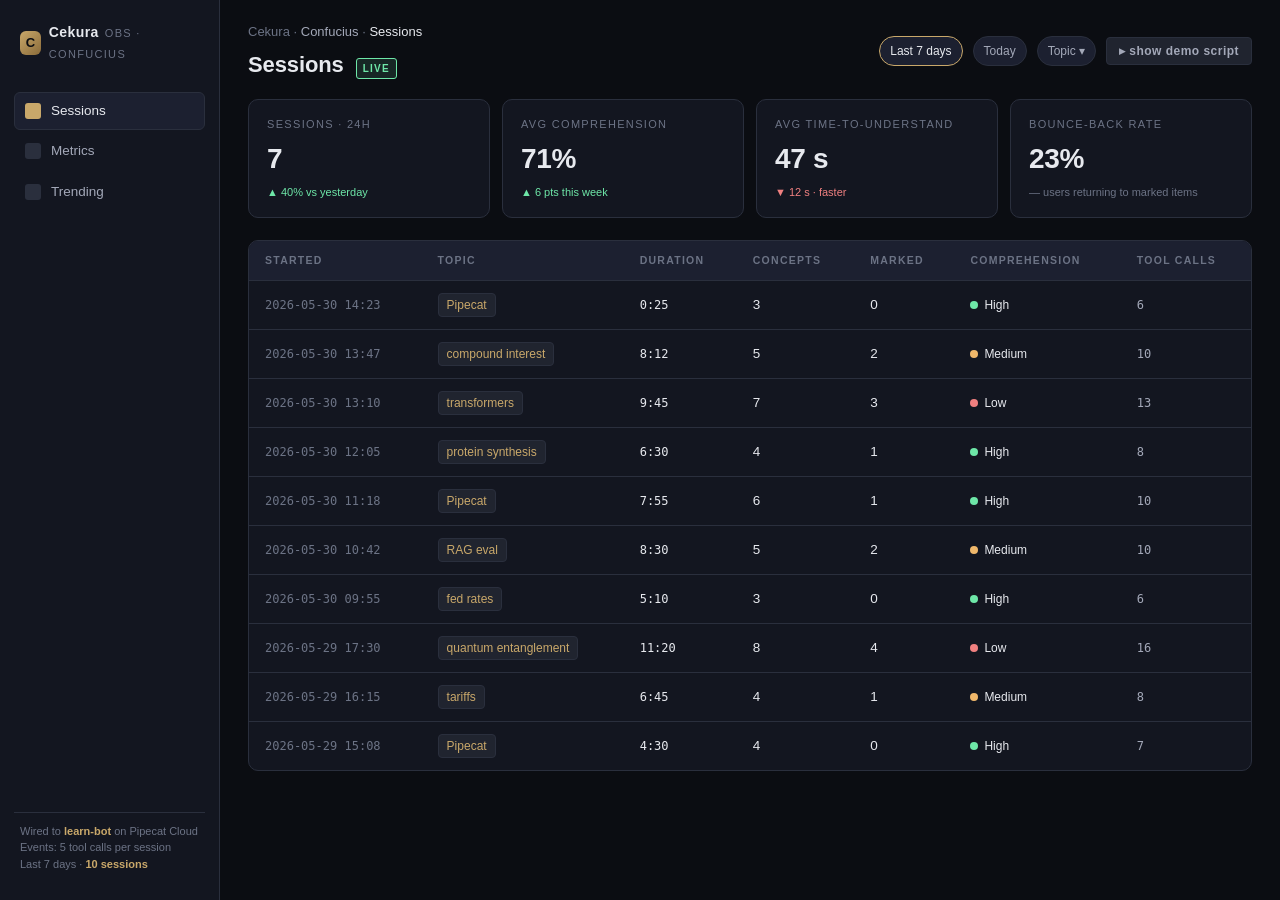
<file: docs/plans/2026-05-30-confucius-cekura-dashboard.html>
<!doctype html>
<html lang="en">
<head>
<meta charset="utf-8" />
<meta name="viewport" content="width=device-width, initial-scale=1" />
<title>Cekura · Confucius observability</title>
<style>
  :root {
    --bg: #0b0d12;
    --panel: #131620;
    --panel-2: #1c2030;
    --panel-3: #20242f;
    --ink: #e7e9ee;
    --ink-dim: #a3a8b8;
    --ink-faint: #6c7385;
    --accent: #c9a86a;
    --accent-2: #8ab4ff;
    --good: #6ee7a8;
    --warn: #f0b86b;
    --bad: #f08080;
    --rule: #2a2f3d;
  }
  * { box-sizing: border-box; }
  html, body {
    margin: 0; padding: 0;
    background: var(--bg);
    color: var(--ink);
    font: 14px/1.5 -apple-system, BlinkMacSystemFont, "Inter", "Segoe UI", Roboto, sans-serif;
    height: 100vh;
    overflow: hidden;
  }
  .app {
    display: grid;
    grid-template-columns: 220px 1fr;
    height: 100vh;
  }
  /* Sidebar */
  .side {
    background: var(--panel);
    border-right: 1px solid var(--rule);
    padding: 18px 14px;
    display: flex;
    flex-direction: column;
  }
  .brand {
    display: flex;
    align-items: center;
    gap: 8px;
    margin-bottom: 24px;
    padding: 4px 6px;
  }
  .brand .logo {
    width: 24px; height: 24px;
    border-radius: 6px;
    background: linear-gradient(135deg, var(--accent), #8a6b3a);
    display: flex; align-items: center; justify-content: center;
    font-weight: 700; font-size: 13px; color: #0b0d12;
  }
  .brand .name {
    font-weight: 700;
    letter-spacing: 0.03em;
  }
  .brand .name .sub {
    color: var(--ink-faint);
    font-weight: 500;
    font-size: 11px;
    margin-left: 6px;
    text-transform: uppercase;
    letter-spacing: 0.12em;
  }
  .nav { display: flex; flex-direction: column; gap: 2px; }
  .nav a {
    display: flex; align-items: center; gap: 10px;
    padding: 8px 10px;
    border-radius: 6px;
    color: var(--ink-dim);
    text-decoration: none;
    font-size: 13.5px;
    cursor: pointer;
    border: 1px solid transparent;
  }
  .nav a:hover { background: var(--panel-2); color: var(--ink); }
  .nav a.active {
    background: var(--panel-2);
    color: var(--ink);
    border-color: var(--rule);
  }
  .nav a .ic {
    width: 16px; height: 16px;
    border-radius: 3px;
    background: var(--rule);
    flex-shrink: 0;
  }
  .nav a.active .ic { background: var(--accent); }
  .side-foot {
    margin-top: auto;
    font-size: 11px;
    color: var(--ink-faint);
    padding: 10px 6px;
    border-top: 1px solid var(--rule);
  }
  .side-foot b { color: var(--accent); }

  /* Main */
  .main {
    overflow: auto;
    padding: 22px 28px;
  }
  .topbar {
    display: flex;
    justify-content: space-between;
    align-items: center;
    margin-bottom: 18px;
  }
  h1.page {
    font-size: 22px;
    margin: 0;
    letter-spacing: -0.005em;
  }
  .breadcrumbs {
    color: var(--ink-faint);
    font-size: 13px;
    margin-bottom: 6px;
  }
  .breadcrumbs a { color: var(--accent-2); cursor: pointer; text-decoration: none; }
  .breadcrumbs a:hover { text-decoration: underline; }
  .toolbar {
    display: flex; gap: 10px; align-items: center;
  }
  .toolbar .pill, .filter {
    background: var(--panel-2);
    border: 1px solid var(--rule);
    color: var(--ink-dim);
    padding: 5px 10px;
    border-radius: 999px;
    font-size: 12px;
    cursor: pointer;
  }
  .filter.active { color: var(--ink); border-color: var(--accent); }
  .toolbar button.demo-toggle {
    background: var(--accent);
    color: #0b0d12;
    border: 0;
    font-weight: 600;
    padding: 6px 12px;
    border-radius: 4px;
    cursor: pointer;
    font-size: 12px;
    letter-spacing: 0.04em;
  }
  .toolbar button.demo-toggle.off { background: var(--panel-3); color: var(--ink-dim); border: 1px solid var(--rule); }

  /* Stat cards */
  .stats {
    display: grid;
    grid-template-columns: repeat(4, 1fr);
    gap: 12px;
    margin-bottom: 22px;
  }
  .stat {
    background: var(--panel);
    border: 1px solid var(--rule);
    border-radius: 10px;
    padding: 16px 18px;
  }
  .stat .label {
    font-size: 11px;
    text-transform: uppercase;
    letter-spacing: 0.12em;
    color: var(--ink-faint);
    margin-bottom: 6px;
  }
  .stat .value {
    font-size: 28px;
    font-weight: 700;
    letter-spacing: -0.01em;
  }
  .stat .delta {
    font-size: 11px;
    margin-top: 4px;
  }
  .delta.up { color: var(--good); }
  .delta.down { color: var(--bad); }
  .delta.flat { color: var(--ink-faint); }

  /* Sessions table */
  .table-wrap {
    background: var(--panel);
    border: 1px solid var(--rule);
    border-radius: 10px;
    overflow: hidden;
  }
  table {
    width: 100%;
    border-collapse: collapse;
  }
  thead th {
    text-align: left;
    font-size: 10.5px;
    text-transform: uppercase;
    letter-spacing: 0.12em;
    color: var(--ink-faint);
    padding: 12px 16px;
    border-bottom: 1px solid var(--rule);
    background: var(--panel-2);
    font-weight: 600;
  }
  tbody td {
    padding: 12px 16px;
    border-bottom: 1px solid var(--rule);
    font-size: 13.5px;
  }
  tbody tr { cursor: pointer; }
  tbody tr:hover { background: var(--panel-2); }
  tbody tr:last-child td { border-bottom: 0; }
  .mono { font-family: ui-monospace, SFMono-Regular, Menlo, monospace; font-size: 12px; }
  .topic-chip {
    display: inline-block;
    background: var(--panel-3);
    border: 1px solid var(--rule);
    color: var(--accent);
    padding: 2px 8px;
    border-radius: 4px;
    font-size: 12px;
  }
  .comp {
    display: inline-flex;
    align-items: center;
    gap: 6px;
    font-size: 12px;
  }
  .comp .dot { width: 8px; height: 8px; border-radius: 50%; }
  .comp.high .dot { background: var(--good); }
  .comp.med  .dot { background: var(--warn); }
  .comp.low  .dot { background: var(--bad); }

  /* Detail view */
  .detail-grid {
    display: grid;
    grid-template-columns: 2fr 1fr;
    gap: 14px;
    margin-bottom: 14px;
  }
  .card {
    background: var(--panel);
    border: 1px solid var(--rule);
    border-radius: 10px;
    padding: 16px 18px;
  }
  .card h3 {
    margin: 0 0 12px;
    font-size: 12px;
    text-transform: uppercase;
    letter-spacing: 0.14em;
    color: var(--ink-faint);
    font-weight: 600;
  }
  .vitals {
    display: grid;
    grid-template-columns: repeat(2, 1fr);
    gap: 8px 16px;
    font-size: 13.5px;
  }
  .vitals .k { color: var(--ink-faint); font-size: 11px; text-transform: uppercase; letter-spacing: 0.1em; }
  .vitals .v { font-size: 14px; color: var(--ink); font-weight: 600; }

  .phases {
    display: flex;
    height: 28px;
    border-radius: 4px;
    overflow: hidden;
    margin-top: 6px;
    border: 1px solid var(--rule);
  }
  .phases .ph {
    display: flex;
    align-items: center;
    justify-content: center;
    font-size: 10.5px;
    color: #0b0d12;
    font-weight: 600;
  }
  .ph.p1 { background: #6c7385; }
  .ph.p2 { background: #8ab4ff; }
  .ph.p3 { background: var(--accent); }
  .ph.p4 { background: var(--good); }
  .ph.p5 { background: #c0c5d2; }
  .phase-legend {
    display: flex; gap: 14px; font-size: 11px; color: var(--ink-dim); margin-top: 6px;
  }
  .phase-legend span::before {
    content: ""; display: inline-block; width: 8px; height: 8px; border-radius: 2px; margin-right: 5px; vertical-align: middle;
  }
  .phase-legend .p1::before { background: #6c7385; }
  .phase-legend .p2::before { background: #8ab4ff; }
  .phase-legend .p3::before { background: var(--accent); }
  .phase-legend .p4::before { background: var(--good); }
  .phase-legend .p5::before { background: #c0c5d2; }

  .concept-list, .marked-list, .calls-list {
    display: flex; flex-direction: column; gap: 8px;
    font-size: 13px;
  }
  .concept-row, .marked-row, .calls-row {
    display: grid;
    grid-template-columns: 60px 1fr;
    gap: 12px;
    padding: 8px 10px;
    background: var(--panel-2);
    border-radius: 6px;
    border-left: 2px solid var(--accent);
  }
  .marked-row { border-left-color: var(--warn); }
  .calls-row { border-left-color: var(--accent-2); grid-template-columns: 80px 1fr 60px; }
  .concept-row .t, .marked-row .t, .calls-row .t {
    font-family: ui-monospace, monospace;
    font-size: 11px;
    color: var(--ink-faint);
  }
  .concept-row .c { font-weight: 600; color: var(--accent); margin-right: 6px; }
  .marked-row .c { font-weight: 600; color: var(--warn); margin-right: 6px; }
  .calls-row .count { color: var(--good); font-family: ui-monospace, monospace; }
  .reason, .brief { color: var(--ink-dim); font-size: 12.5px; }

  .latency-grid {
    display: grid; grid-template-columns: repeat(3, 1fr); gap: 10px; margin-top: 8px;
  }
  .latency-grid .b {
    background: var(--panel-2);
    border-radius: 6px;
    padding: 10px 12px;
    text-align: center;
  }
  .latency-grid .b .lab { font-size: 10px; color: var(--ink-faint); text-transform: uppercase; letter-spacing: 0.1em; }
  .latency-grid .b .vv { font-size: 18px; font-weight: 700; margin-top: 4px; }

  .transcript {
    background: var(--panel-2);
    border-radius: 6px;
    padding: 12px 14px;
    margin-top: 8px;
    font-size: 13px;
    line-height: 1.6;
    max-height: 200px;
    overflow: auto;
  }
  .transcript .me { color: var(--accent-2); }
  .transcript .bot { color: var(--accent); }
  .transcript .row { margin-bottom: 6px; }
  .transcript .role {
    font-family: ui-monospace, monospace;
    font-size: 10.5px;
    text-transform: uppercase;
    letter-spacing: 0.1em;
    display: inline-block;
    margin-right: 8px;
    width: 36px;
  }

  /* Metrics view */
  .metrics-grid {
    display: grid; grid-template-columns: 2fr 1fr; gap: 14px;
  }
  .bars { display: flex; flex-direction: column; gap: 8px; }
  .bar-row {
    display: grid;
    grid-template-columns: 160px 1fr 50px;
    align-items: center;
    gap: 12px;
    font-size: 13px;
  }
  .bar-row .name { color: var(--ink); }
  .bar-row .bar {
    height: 10px;
    background: var(--panel-3);
    border-radius: 5px;
    overflow: hidden;
  }
  .bar-row .bar > div {
    height: 100%;
    background: linear-gradient(90deg, var(--accent-2), var(--accent));
    border-radius: 5px;
  }
  .bar-row .val { font-family: ui-monospace, monospace; font-size: 12px; color: var(--accent); text-align: right; }

  .spark-chart {
    width: 100%;
    height: 100px;
    margin-top: 8px;
  }
  .legend {
    display: flex; gap: 14px;
    font-size: 11px;
    color: var(--ink-dim);
    margin-top: 8px;
  }
  .legend span::before { content: ""; display: inline-block; width: 12px; height: 2px; background: var(--accent); margin-right: 6px; vertical-align: middle; }
  .legend .b2::before { background: var(--accent-2); }

  /* Demo script overlay */
  .demo-overlay {
    position: fixed;
    top: 0; right: 0;
    width: 360px;
    height: 100vh;
    background: rgba(11, 13, 18, 0.96);
    backdrop-filter: blur(8px);
    border-left: 1px solid var(--rule);
    padding: 20px 22px;
    overflow: auto;
    transform: translateX(100%);
    transition: transform 250ms ease;
    z-index: 100;
  }
  .demo-overlay.open { transform: translateX(0); }
  .demo-overlay h2 {
    margin: 0 0 4px;
    font-size: 16px;
    letter-spacing: -0.005em;
  }
  .demo-overlay .lead {
    color: var(--ink-faint);
    font-size: 12px;
    margin-bottom: 18px;
  }
  .demo-step {
    background: var(--panel-2);
    border: 1px solid var(--rule);
    border-left: 3px solid var(--accent);
    border-radius: 6px;
    padding: 12px 14px;
    margin-bottom: 10px;
  }
  .demo-step .step-head {
    display: flex; justify-content: space-between; align-items: center;
    margin-bottom: 6px;
  }
  .demo-step .num {
    font-family: ui-monospace, monospace;
    font-size: 10.5px;
    color: var(--accent);
    letter-spacing: 0.1em;
    text-transform: uppercase;
  }
  .demo-step .duration {
    font-family: ui-monospace, monospace;
    font-size: 11px;
    color: var(--ink-faint);
  }
  .demo-step h4 {
    margin: 0 0 6px;
    font-size: 13px;
    color: var(--ink);
  }
  .demo-step .vo {
    font-size: 12.5px;
    color: var(--ink-dim);
    font-style: italic;
    line-height: 1.5;
    border-top: 1px dashed var(--rule);
    padding-top: 6px;
    margin-top: 6px;
  }
  .demo-step .vo b { color: var(--accent); font-style: normal; }
  .demo-step .click {
    font-size: 11px;
    color: var(--accent-2);
    font-family: ui-monospace, monospace;
  }
  .close-x {
    position: absolute;
    top: 12px; right: 14px;
    color: var(--ink-faint);
    cursor: pointer;
    font-size: 16px;
    background: none; border: 0;
  }
  .close-x:hover { color: var(--ink); }

  .hidden { display: none !important; }
  .badge {
    display: inline-block;
    font-size: 10px;
    text-transform: uppercase;
    letter-spacing: 0.12em;
    padding: 2px 6px;
    border-radius: 3px;
    margin-left: 6px;
  }
  .badge.live { background: rgba(110,231,168,0.12); color: var(--good); border: 1px solid var(--good); }
  .badge.beta { background: rgba(201,168,106,0.12); color: var(--accent); border: 1px solid var(--accent); }
</style>
</head>
<body>

<div class="app">
  <aside class="side">
    <div class="brand">
      <div class="logo">C</div>
      <div class="name">Cekura<span class="sub">obs · Confucius</span></div>
    </div>
    <nav class="nav">
      <a class="nav-item active" data-tab="sessions"><span class="ic"></span>Sessions</a>
      <a class="nav-item" data-tab="metrics"><span class="ic"></span>Metrics</a>
      <a class="nav-item" data-tab="trending"><span class="ic"></span>Trending</a>
    </nav>
    <div class="side-foot">
      Wired to <b>learn-bot</b> on Pipecat Cloud<br>
      Events: 5 tool calls per session<br>
      Last 7 days · <b>10 sessions</b>
    </div>
  </aside>

  <main class="main">
    <div class="topbar">
      <div>
        <div class="breadcrumbs" id="crumbs">Cekura · <span style="color:var(--ink-dim);">Confucius</span> · <span style="color:var(--ink);">Sessions</span></div>
        <h1 class="page" id="page-title">Sessions <span class="badge live">live</span></h1>
      </div>
      <div class="toolbar">
        <span class="filter active">Last 7 days</span>
        <span class="filter">Today</span>
        <span class="filter">Topic ▾</span>
        <button class="demo-toggle off" id="demo-toggle">▸ show demo script</button>
      </div>
    </div>

    <!-- ============== SESSIONS VIEW ============== -->
    <section id="view-sessions">
      <div class="stats">
        <div class="stat">
          <div class="label">Sessions · 24h</div>
          <div class="value">7</div>
          <div class="delta up">▲ 40% vs yesterday</div>
        </div>
        <div class="stat">
          <div class="label">Avg comprehension</div>
          <div class="value">71%</div>
          <div class="delta up">▲ 6 pts this week</div>
        </div>
        <div class="stat">
          <div class="label">Avg time-to-understand</div>
          <div class="value">47 s</div>
          <div class="delta down">▼ 12 s · faster</div>
        </div>
        <div class="stat">
          <div class="label">Bounce-back rate</div>
          <div class="value">23%</div>
          <div class="delta flat">— users returning to marked items</div>
        </div>
      </div>

      <div class="table-wrap">
        <table>
          <thead>
            <tr>
              <th>Started</th>
              <th>Topic</th>
              <th>Duration</th>
              <th>Concepts</th>
              <th>Marked</th>
              <th>Comprehension</th>
              <th>Tool calls</th>
            </tr>
          </thead>
          <tbody id="sessions-body"></tbody>
        </table>
      </div>
    </section>

    <!-- ============== SESSION DETAIL VIEW ============== -->
    <section id="view-detail" class="hidden"></section>

    <!-- ============== METRICS VIEW ============== -->
    <section id="view-metrics" class="hidden">
      <div class="stats">
        <div class="stat">
          <div class="label">Comprehension rate</div>
          <div class="value">71%</div>
          <div class="delta up">▲ 6 pts · prompt v3 → v4</div>
        </div>
        <div class="stat">
          <div class="label">Sessions completing recap</div>
          <div class="value">88%</div>
          <div class="delta up">▲ 11 pts</div>
        </div>
        <div class="stat">
          <div class="label">Avg session length</div>
          <div class="value">7:12</div>
          <div class="delta flat">— stable</div>
        </div>
        <div class="stat">
          <div class="label">Bounce-back</div>
          <div class="value">23%</div>
          <div class="delta up">▲ 4 pts · users return</div>
        </div>
      </div>

      <div class="metrics-grid">
        <div class="card">
          <h3>Time-to-understanding · 14 days</h3>
          <svg class="spark-chart" viewBox="0 0 600 100" preserveAspectRatio="none">
            <defs>
              <linearGradient id="g1" x1="0" y1="0" x2="0" y2="1">
                <stop offset="0%" stop-color="#c9a86a" stop-opacity="0.35"/>
                <stop offset="100%" stop-color="#c9a86a" stop-opacity="0"/>
              </linearGradient>
            </defs>
            <path d="M0,72 L43,68 L86,70 L129,62 L172,58 L215,52 L258,55 L301,48 L344,40 L387,38 L430,34 L473,28 L516,24 L559,18 L600,16 L600,100 L0,100 Z" fill="url(#g1)"/>
            <polyline points="0,72 43,68 86,70 129,62 172,58 215,52 258,55 301,48 344,40 387,38 430,34 473,28 516,24 559,18 600,16"
              fill="none" stroke="#c9a86a" stroke-width="2"/>
            <circle cx="600" cy="16" r="4" fill="#c9a86a"/>
            <text x="595" y="11" text-anchor="end" font-family="ui-monospace,monospace" font-size="10" fill="#c9a86a">47s</text>
          </svg>
          <div class="legend">
            <span>median seconds-to-comprehend, lower is better — improved 28% since launch</span>
          </div>
        </div>

        <div class="card">
          <h3>Comprehension distribution</h3>
          <div class="bars">
            <div class="bar-row"><span class="name">High (no re-ask)</span><div class="bar"><div style="width: 71%;"></div></div><span class="val">71%</span></div>
            <div class="bar-row"><span class="name">Medium (1 re-ask)</span><div class="bar"><div style="width: 22%; background: linear-gradient(90deg, var(--warn), var(--accent));"></div></div><span class="val">22%</span></div>
            <div class="bar-row"><span class="name">Low (≥ 2 re-asks)</span><div class="bar"><div style="width: 7%; background: linear-gradient(90deg, var(--bad), var(--warn));"></div></div><span class="val">7%</span></div>
          </div>
        </div>
      </div>

      <div class="card" style="margin-top: 14px;">
        <h3>Tool-call funnel — last 24 h</h3>
        <div class="bars">
          <div class="bar-row"><span class="name">set_topic</span><div class="bar"><div style="width: 100%;"></div></div><span class="val">10 / 10</span></div>
          <div class="bar-row"><span class="name">add_concept_covered</span><div class="bar"><div style="width: 96%;"></div></div><span class="val">49 events</span></div>
          <div class="bar-row"><span class="name">mark_for_later</span><div class="bar"><div style="width: 32%;"></div></div><span class="val">14 events</span></div>
          <div class="bar-row"><span class="name">recap_session</span><div class="bar"><div style="width: 88%;"></div></div><span class="val">9 / 10</span></div>
          <div class="bar-row"><span class="name">end_session</span><div class="bar"><div style="width: 100%;"></div></div><span class="val">10 / 10</span></div>
        </div>
      </div>
    </section>

    <!-- ============== TRENDING VIEW ============== -->
    <section id="view-trending" class="hidden">
      <div class="stats">
        <div class="stat">
          <div class="label">Distinct topics · 7 days</div>
          <div class="value">14</div>
          <div class="delta up">▲ 6 vs prior week</div>
        </div>
        <div class="stat">
          <div class="label">Top topic share</div>
          <div class="value">30%</div>
          <div class="delta up">Pipecat — 3 of 10</div>
        </div>
        <div class="stat">
          <div class="label">Most-marked concept</div>
          <div class="value">3×</div>
          <div class="delta flat">"back-prop intuition"</div>
        </div>
        <div class="stat">
          <div class="label">Returning learners</div>
          <div class="value">23%</div>
          <div class="delta up">▲ 4 pts</div>
        </div>
      </div>

      <div class="metrics-grid">
        <div class="card">
          <h3>Trending topics · last 7 days</h3>
          <div class="bars">
            <div class="bar-row"><span class="name">Pipecat</span><div class="bar"><div style="width: 100%;"></div></div><span class="val">3</span></div>
            <div class="bar-row"><span class="name">transformers</span><div class="bar"><div style="width: 33%;"></div></div><span class="val">1</span></div>
            <div class="bar-row"><span class="name">compound interest</span><div class="bar"><div style="width: 33%;"></div></div><span class="val">1</span></div>
            <div class="bar-row"><span class="name">RAG eval</span><div class="bar"><div style="width: 33%;"></div></div><span class="val">1</span></div>
            <div class="bar-row"><span class="name">quantum entanglement</span><div class="bar"><div style="width: 33%;"></div></div><span class="val">1</span></div>
            <div class="bar-row"><span class="name">protein synthesis</span><div class="bar"><div style="width: 33%;"></div></div><span class="val">1</span></div>
            <div class="bar-row"><span class="name">fed rates</span><div class="bar"><div style="width: 33%;"></div></div><span class="val">1</span></div>
            <div class="bar-row"><span class="name">tariffs</span><div class="bar"><div style="width: 33%;"></div></div><span class="val">1</span></div>
          </div>
        </div>

        <div class="card">
          <h3>Most marked-for-later</h3>
          <div class="bars">
            <div class="bar-row"><span class="name">back-prop intuition</span><div class="bar"><div style="width: 100%; background: linear-gradient(90deg, var(--warn), var(--accent));"></div></div><span class="val">3×</span></div>
            <div class="bar-row"><span class="name">attention math</span><div class="bar"><div style="width: 67%; background: linear-gradient(90deg, var(--warn), var(--accent));"></div></div><span class="val">2×</span></div>
            <div class="bar-row"><span class="name">soft-landing risk</span><div class="bar"><div style="width: 67%; background: linear-gradient(90deg, var(--warn), var(--accent));"></div></div><span class="val">2×</span></div>
            <div class="bar-row"><span class="name">tax-deferred growth</span><div class="bar"><div style="width: 33%; background: linear-gradient(90deg, var(--warn), var(--accent));"></div></div><span class="val">1×</span></div>
            <div class="bar-row"><span class="name">EOS / IL-7 signaling</span><div class="bar"><div style="width: 33%; background: linear-gradient(90deg, var(--warn), var(--accent));"></div></div><span class="val">1×</span></div>
          </div>
        </div>
      </div>
    </section>

  </main>
</div>

<!-- =========================== DEMO SCRIPT OVERLAY =========================== -->
<aside class="demo-overlay" id="demo-overlay">
  <button class="close-x" id="close-demo">✕</button>
  <h2>Cekura dashboard · demo script</h2>
  <p class="lead">~30-second screen recording. Narrator VO over a live click-through. Drop into the demo video's 0:32 – 0:45 beat or expand to a standalone demonstration.</p>

  <div class="demo-step">
    <div class="step-head"><span class="num">step 01</span><span class="duration">0–4 s</span></div>
    <h4>Open Sessions tab</h4>
    <div class="click">→ default view · 10 sessions visible</div>
    <p class="vo"><b>VO:</b> "This is every conversation Confucius has had in the last week — pulled straight from Pipecat tool events into Cekura."</p>
  </div>

  <div class="demo-step">
    <div class="step-head"><span class="num">step 02</span><span class="duration">4–9 s</span></div>
    <h4>Hover over the 4 stat cards</h4>
    <div class="click">→ Sessions 24h · comprehension · time-to-understand · bounce-back</div>
    <p class="vo"><b>VO:</b> "Every session is measured. Comprehension rate. Time-to-understanding. How many users come back to a topic they didn't finish."</p>
  </div>

  <div class="demo-step">
    <div class="step-head"><span class="num">step 03</span><span class="duration">9–15 s</span></div>
    <h4>Click session-002 · compound interest</h4>
    <div class="click">→ drills into detail view</div>
    <p class="vo"><b>VO:</b> "Drill into one session. You get the phase timeline, every concept the bot covered, every thing the user wanted to come back to."</p>
  </div>

  <div class="demo-step">
    <div class="step-head"><span class="num">step 04</span><span class="duration">15–19 s</span></div>
    <h4>Scroll to Tool calls + Latency</h4>
    <div class="click">→ shows set_topic / add_concept / mark / recap / end_session counts + p50/p95</div>
    <p class="vo"><b>VO:</b> "Five Pipecat tool events per session. Cekura groups them so you can see exactly when each one fired and how fast the bot was."</p>
  </div>

  <div class="demo-step">
    <div class="step-head"><span class="num">step 05</span><span class="duration">19–24 s</span></div>
    <h4>Click Metrics tab</h4>
    <div class="click">→ jump to aggregate view</div>
    <p class="vo"><b>VO:</b> "Zoom out. Time-to-understanding is dropping — our prompt fix last week cut it by twelve seconds."</p>
  </div>

  <div class="demo-step">
    <div class="step-head"><span class="num">step 06</span><span class="duration">24–30 s</span></div>
    <h4>Click Trending tab</h4>
    <div class="click">→ topic chart + marked-for-later</div>
    <p class="vo"><b>VO:</b> "And we see what everyone's stuck on. <b>'Back-prop intuition'</b> gets marked-for-later three times this week. That's a backlog of demand we can turn into pre-built explainers."</p>
  </div>

  <div class="demo-step" style="border-left-color: var(--good);">
    <div class="step-head"><span class="num">closing</span><span class="duration">end card</span></div>
    <h4>Hold on Trending view</h4>
    <p class="vo"><b>VO (close):</b> "Voice is the input. Cekura turns it into a product feedback loop."</p>
  </div>

  <div style="border-top: 1px solid var(--rule); padding-top: 14px; margin-top: 18px; font-size: 11.5px; color: var(--ink-faint); line-height: 1.6;">
    <b style="color: var(--accent);">Recording tips</b><br>
    · Set browser to ~1280×800 for crisp screen-cap.<br>
    · Toggle this overlay off before recording (button top-right).<br>
    · Synthetic data is loaded from JS — no live calls, safe to record.<br>
    · For a tighter 13-s cut: keep steps 01, 03, 06; drop 02, 04, 05.
  </div>
</aside>

<script>
// =========================== Synthetic data ===========================
const SESSIONS = [
  {
    id: "session-001", started: "2026-05-30 14:23", topic: "Pipecat", duration: "0:25",
    depth: "overview", level: "some_background",
    concepts: [
      {t: "0:04", c: "voice agent infra", brief: "WebRTC + VAD + STT/LLM/TTS streaming as one pipeline"},
      {t: "0:11", c: "Pipecat one-file model", brief: "tutor logic separated from transport plumbing"},
      {t: "0:17", c: "Stripe analogy", brief: "abstract a hard layer so apps focus on their domain"},
    ],
    marked: [],
    calls: { set_topic: 1, add_concept_covered: 3, mark_for_later: 0, recap_session: 1, end_session: 1 },
    p50: "0.71s", p95: "1.18s", stt: "97%",
    comp: "high",
    transcript: [
      {r: "me", s: "What problem does Pipecat actually solve?"},
      {r: "bot", s: "Voice agents need WebRTC, voice detection, and mic-to-LLM-to-voice streaming. Pipecat collapses that into one Python file. You bring the prompt; it runs the pipeline."},
      {r: "me", s: "Why does that matter?"},
      {r: "bot", s: "Ship a voice agent in an afternoon, not three weeks. Stripe, but for voice infra."},
    ],
  },
  {
    id: "session-002", started: "2026-05-30 13:47", topic: "compound interest", duration: "8:12",
    depth: "overview", level: "novice",
    concepts: [
      {t: "0:38", c: "10% annual growth", brief: "principal accrues each year"},
      {t: "1:24", c: "year-over-year accumulation", brief: "growth on growth — jar of coins analogy"},
      {t: "3:50", c: "Rule of 72", brief: "shortcut to estimate doubling time"},
      {t: "5:12", c: "compound vs simple", brief: "linear vs exponential, side-by-side"},
      {t: "6:30", c: "tax-deferred growth", brief: "401k/IRA — growth not taxed yearly"},
    ],
    marked: [
      {t: "5:50", item: "tax-deferred growth", reason: "user wanted to revisit retirement accounts in depth"},
      {t: "4:15", item: "Rule of 72 derivation", reason: "user wanted intuition, not the math"},
    ],
    calls: { set_topic: 1, add_concept_covered: 5, mark_for_later: 2, recap_session: 1, end_session: 1 },
    p50: "0.82s", p95: "1.45s", stt: "94%",
    comp: "med",
    transcript: [
      {r: "me", s: "Walk me through compound interest like I'm twelve."},
      {r: "bot", s: "A hundred bucks in a jar growing ten percent a year. Year one, a hundred ten. Year two, the growth lands on the new total — it accelerates."},
      {r: "me", s: "How long till it doubles?"},
      {r: "bot", s: "Rule of seventy-two. Ten percent? About seven years."},
    ],
  },
  {
    id: "session-003", started: "2026-05-30 13:10", topic: "transformers", duration: "9:45",
    depth: "deep", level: "some_background",
    concepts: [
      {t: "0:32", c: "tokenization", brief: "splitting text into discrete units"},
      {t: "1:18", c: "embeddings", brief: "tokens to vectors"},
      {t: "2:40", c: "attention head", brief: "weighted sum of value vectors based on Q·K"},
      {t: "4:15", c: "multi-head attention", brief: "multiple attention heads run in parallel"},
      {t: "5:32", c: "positional encoding", brief: "preserving order in a position-blind architecture"},
      {t: "7:00", c: "feed-forward block", brief: "per-token MLP between attention layers"},
      {t: "8:30", c: "residual stream", brief: "skip connections accumulate per-layer deltas"},
    ],
    marked: [
      {t: "3:15", item: "back-prop intuition", reason: "user lost the thread on gradient flow"},
      {t: "4:50", item: "attention math", reason: "wanted the actual softmax(QK/√d) breakdown"},
      {t: "8:10", item: "MoE vs dense", reason: "tangent for a future session"},
    ],
    calls: { set_topic: 1, add_concept_covered: 7, mark_for_later: 3, recap_session: 1, end_session: 1 },
    p50: "0.94s", p95: "1.62s", stt: "91%",
    comp: "low",
  },
  {
    id: "session-004", started: "2026-05-30 12:05", topic: "protein synthesis", duration: "6:30",
    depth: "overview", level: "novice",
    concepts: [
      {t: "0:28", c: "DNA → mRNA", brief: "transcription in the nucleus"},
      {t: "1:42", c: "ribosome", brief: "the protein-building factory"},
      {t: "3:10", c: "tRNA", brief: "delivers amino acids to the ribosome"},
      {t: "4:55", c: "codon table", brief: "3-letter words for amino acids"},
    ],
    marked: [
      {t: "5:15", item: "EOS / IL-7 signaling", reason: "user asked about immune-cell context"},
    ],
    calls: { set_topic: 1, add_concept_covered: 4, mark_for_later: 1, recap_session: 1, end_session: 1 },
    p50: "0.78s", p95: "1.30s", stt: "95%",
    comp: "high",
  },
  {
    id: "session-005", started: "2026-05-30 11:18", topic: "Pipecat", duration: "7:55",
    depth: "deep", level: "expert",
    concepts: [
      {t: "0:35", c: "Frame abstraction", brief: "all bus events are typed frames"},
      {t: "1:55", c: "FrameProcessor chain", brief: "directional flow through a pipeline"},
      {t: "3:20", c: "tool call mid-utterance", brief: "interrupting LLM streaming for a tool"},
      {t: "5:10", c: "EndTaskFrame upstream", brief: "graceful call termination"},
      {t: "6:25", c: "VAD + turn detection", brief: "knowing when the user is done talking"},
      {t: "7:30", c: "Pipecat Cloud deploy", brief: "container + secret set + agent name"},
    ],
    marked: [
      {t: "4:30", item: "barge-in custom logic", reason: "wanted to override default interruption behavior"},
    ],
    calls: { set_topic: 1, add_concept_covered: 6, mark_for_later: 1, recap_session: 1, end_session: 1 },
    p50: "0.81s", p95: "1.34s", stt: "96%",
    comp: "high",
  },
  {
    id: "session-006", started: "2026-05-30 10:42", topic: "RAG eval", duration: "8:30",
    depth: "deep", level: "some_background",
    concepts: [
      {t: "0:30", c: "retrieval precision", brief: "are the right docs returned"},
      {t: "1:50", c: "generation faithfulness", brief: "does the answer cite the retrieved doc"},
      {t: "3:15", c: "answer relevance", brief: "is the response on-topic"},
      {t: "5:00", c: "LLM-as-judge", brief: "scoring with another LLM"},
      {t: "6:45", c: "ground truth datasets", brief: "human-labeled eval sets"},
    ],
    marked: [
      {t: "4:10", item: "back-prop intuition", reason: "tangent during embedding discussion"},
      {t: "7:20", item: "RAGAS vs TruLens", reason: "tool comparison for next session"},
    ],
    calls: { set_topic: 1, add_concept_covered: 5, mark_for_later: 2, recap_session: 1, end_session: 1 },
    p50: "0.85s", p95: "1.40s", stt: "93%",
    comp: "med",
  },
  {
    id: "session-007", started: "2026-05-30 09:55", topic: "fed rates", duration: "5:10",
    depth: "overview", level: "novice",
    concepts: [
      {t: "0:25", c: "interest rate as money cost", brief: "Fed sets the price of borrowing"},
      {t: "1:50", c: "money supply analogy", brief: "sponge full of money being squeezed"},
      {t: "3:30", c: "lag effect", brief: "rate hikes take 6-18 months to show up"},
    ],
    marked: [],
    calls: { set_topic: 1, add_concept_covered: 3, mark_for_later: 0, recap_session: 1, end_session: 1 },
    p50: "0.74s", p95: "1.20s", stt: "98%",
    comp: "high",
  },
  {
    id: "session-008", started: "2026-05-29 17:30", topic: "quantum entanglement", duration: "11:20",
    depth: "deep", level: "novice",
    concepts: [
      {t: "0:35", c: "superposition", brief: "two states at once until measured"},
      {t: "2:00", c: "spooky action", brief: "correlated outcomes at distance"},
      {t: "3:20", c: "Bell inequality", brief: "the test that ruled out local hidden variables"},
      {t: "5:15", c: "measurement collapse", brief: "observation forces a definite state"},
      {t: "6:48", c: "decoherence", brief: "why quantum effects don't scale up"},
      {t: "8:10", c: "no-cloning theorem", brief: "can't copy an unknown quantum state"},
      {t: "9:25", c: "entanglement vs communication", brief: "no faster-than-light info transfer"},
      {t: "10:30", c: "quantum vs classical correlation", brief: "what's actually new about quantum"},
    ],
    marked: [
      {t: "4:30", item: "back-prop intuition", reason: "user mixed up topics during a tangent"},
      {t: "6:00", item: "attention math", reason: "tangent from ML"},
      {t: "8:50", item: "soft-landing risk", reason: "switched topics mid-session"},
      {t: "10:00", item: "wave function math", reason: "wanted the equations next time"},
    ],
    calls: { set_topic: 2, add_concept_covered: 8, mark_for_later: 4, recap_session: 1, end_session: 1 },
    p50: "0.92s", p95: "1.55s", stt: "89%",
    comp: "low",
  },
  {
    id: "session-009", started: "2026-05-29 16:15", topic: "tariffs", duration: "6:45",
    depth: "overview", level: "some_background",
    concepts: [
      {t: "0:30", c: "tariff basics", brief: "tax on imports paid by the importer"},
      {t: "2:10", c: "consumer pass-through", brief: "who actually pays — mostly the buyer"},
      {t: "3:50", c: "trade deficit framing", brief: "why tariffs are pitched as a fix"},
      {t: "5:20", c: "retaliatory tariffs", brief: "tit-for-tat escalation"},
    ],
    marked: [
      {t: "4:20", item: "soft-landing risk", reason: "tangent into Fed policy"},
    ],
    calls: { set_topic: 1, add_concept_covered: 4, mark_for_later: 1, recap_session: 1, end_session: 1 },
    p50: "0.79s", p95: "1.28s", stt: "94%",
    comp: "med",
  },
  {
    id: "session-010", started: "2026-05-29 15:08", topic: "Pipecat", duration: "4:30",
    depth: "overview", level: "novice",
    concepts: [
      {t: "0:25", c: "voice agent infra", brief: "what Pipecat handles for you"},
      {t: "1:30", c: "STT/LLM/TTS pipeline", brief: "how the three stages chain"},
      {t: "2:50", c: "tool calling in voice", brief: "function calls mid-utterance"},
      {t: "3:55", c: "deployment", brief: "Pipecat Cloud one-command deploy"},
    ],
    marked: [],
    calls: { set_topic: 1, add_concept_covered: 4, mark_for_later: 0, recap_session: 1, end_session: 1 },
    p50: "0.76s", p95: "1.22s", stt: "97%",
    comp: "high",
  },
];

// =========================== Rendering ===========================
const tbody = document.getElementById("sessions-body");
SESSIONS.forEach((s, idx) => {
  const tr = document.createElement("tr");
  tr.dataset.idx = idx;
  const totalCalls = Object.values(s.calls).reduce((a, b) => a + b, 0);
  const compLabel = s.comp === "high" ? "High" : s.comp === "med" ? "Medium" : "Low";
  tr.innerHTML = `
    <td class="mono" style="color: var(--ink-faint);">${s.started}</td>
    <td><span class="topic-chip">${s.topic}</span></td>
    <td class="mono">${s.duration}</td>
    <td>${s.concepts.length}</td>
    <td>${s.marked.length}</td>
    <td><span class="comp ${s.comp}"><span class="dot"></span>${compLabel}</span></td>
    <td class="mono" style="color: var(--ink-dim);">${totalCalls}</td>
  `;
  tr.addEventListener("click", () => openDetail(idx));
  tbody.appendChild(tr);
});

const viewSessions = document.getElementById("view-sessions");
const viewDetail = document.getElementById("view-detail");
const viewMetrics = document.getElementById("view-metrics");
const viewTrending = document.getElementById("view-trending");
const crumbs = document.getElementById("crumbs");
const pageTitle = document.getElementById("page-title");

function setTab(tab) {
  document.querySelectorAll(".nav-item").forEach((a) => a.classList.toggle("active", a.dataset.tab === tab));
  viewSessions.classList.add("hidden");
  viewDetail.classList.add("hidden");
  viewMetrics.classList.add("hidden");
  viewTrending.classList.add("hidden");
  if (tab === "sessions") {
    viewSessions.classList.remove("hidden");
    pageTitle.innerHTML = `Sessions <span class="badge live">live</span>`;
    crumbs.innerHTML = `Cekura · <span style="color:var(--ink-dim);">Confucius</span> · <span style="color:var(--ink);">Sessions</span>`;
  } else if (tab === "metrics") {
    viewMetrics.classList.remove("hidden");
    pageTitle.innerHTML = `Metrics <span class="badge beta">beta</span>`;
    crumbs.innerHTML = `Cekura · <span style="color:var(--ink-dim);">Confucius</span> · <span style="color:var(--ink);">Metrics</span>`;
  } else if (tab === "trending") {
    viewTrending.classList.remove("hidden");
    pageTitle.innerHTML = `Trending <span class="badge beta">beta</span>`;
    crumbs.innerHTML = `Cekura · <span style="color:var(--ink-dim);">Confucius</span> · <span style="color:var(--ink);">Trending</span>`;
  }
}

document.querySelectorAll(".nav-item").forEach((a) => {
  a.addEventListener("click", () => setTab(a.dataset.tab));
});

function openDetail(idx) {
  const s = SESSIONS[idx];
  viewSessions.classList.add("hidden");
  viewMetrics.classList.add("hidden");
  viewTrending.classList.add("hidden");
  viewDetail.classList.remove("hidden");
  pageTitle.innerHTML = `${s.topic} <span class="mono" style="color: var(--ink-faint); font-size: 14px; margin-left: 8px;">${s.id}</span>`;
  crumbs.innerHTML = `Cekura · <span style="color:var(--ink-dim);">Confucius</span> · <a id="back-sessions">Sessions</a> · <span style="color:var(--ink);">${s.id}</span>`;
  document.getElementById("back-sessions").addEventListener("click", () => setTab("sessions"));

  const conceptsHtml = s.concepts.map(c => `
    <div class="concept-row">
      <div class="t">${c.t}</div>
      <div><span class="c">${c.c}</span><span class="brief">${c.brief}</span></div>
    </div>`).join("");

  const markedHtml = s.marked.length
    ? s.marked.map(m => `
      <div class="marked-row">
        <div class="t">${m.t}</div>
        <div><span class="c">${m.item}</span><span class="reason">${m.reason}</span></div>
      </div>`).join("")
    : `<div style="color: var(--ink-faint); font-size: 12.5px; padding: 8px 10px;">(none marked this session)</div>`;

  const callsHtml = Object.entries(s.calls).map(([name, count]) => `
    <div class="calls-row">
      <div class="t mono">${name}</div>
      <div></div>
      <div class="count">${count}</div>
    </div>`).join("");

  const transcriptHtml = (s.transcript || []).map(r => `
    <div class="row"><span class="role ${r.r}">${r.r === "me" ? "Me" : "Bot"}</span>${r.s}</div>
  `).join("") || `<div style="color: var(--ink-faint);">Transcript truncated for this session.</div>`;

  viewDetail.innerHTML = `
    <div class="detail-grid">
      <div class="card">
        <h3>Session vitals</h3>
        <div class="vitals">
          <div><div class="k">started</div><div class="v mono">${s.started}</div></div>
          <div><div class="k">duration</div><div class="v mono">${s.duration}</div></div>
          <div><div class="k">topic</div><div class="v">${s.topic}</div></div>
          <div><div class="k">depth</div><div class="v">${s.depth}</div></div>
          <div><div class="k">starting level</div><div class="v">${s.level}</div></div>
          <div><div class="k">comprehension</div><div class="v"><span class="comp ${s.comp}"><span class="dot"></span>${s.comp === "high" ? "High" : s.comp === "med" ? "Medium" : "Low"}</span></div></div>
        </div>
        <div style="margin-top: 18px;">
          <div class="k" style="font-size: 11px; color: var(--ink-faint); text-transform: uppercase; letter-spacing: 0.1em; margin-bottom: 6px;">5-phase timeline</div>
          <div class="phases">
            <div class="ph p1" style="flex: 1;">opening</div>
            <div class="ph p2" style="flex: 2;">scoping</div>
            <div class="ph p3" style="flex: 10;">teaching</div>
            <div class="ph p4" style="flex: 2;">recap</div>
            <div class="ph p5" style="flex: 1;">closing</div>
          </div>
          <div class="phase-legend">
            <span class="p1">opening</span>
            <span class="p2">scoping</span>
            <span class="p3">teaching</span>
            <span class="p4">recap</span>
            <span class="p5">closing</span>
          </div>
        </div>
      </div>
      <div class="card">
        <h3>Latency &amp; STT</h3>
        <div class="latency-grid">
          <div class="b"><div class="lab">p50</div><div class="vv mono">${s.p50}</div></div>
          <div class="b"><div class="lab">p95</div><div class="vv mono">${s.p95}</div></div>
          <div class="b"><div class="lab">stt conf.</div><div class="vv mono">${s.stt}</div></div>
        </div>
        <h3 style="margin-top: 20px;">Tool calls</h3>
        <div class="calls-list">${callsHtml}</div>
      </div>
    </div>
    <div class="detail-grid">
      <div class="card">
        <h3>Concepts covered (${s.concepts.length})</h3>
        <div class="concept-list">${conceptsHtml}</div>
      </div>
      <div class="card">
        <h3>Marked for later (${s.marked.length})</h3>
        <div class="marked-list">${markedHtml}</div>
      </div>
    </div>
    ${s.transcript ? `
      <div class="card">
        <h3>Transcript preview</h3>
        <div class="transcript">${transcriptHtml}</div>
      </div>` : ""}
  `;
}

// Default tab
setTab("sessions");

// Demo overlay toggle
const overlay = document.getElementById("demo-overlay");
const toggle = document.getElementById("demo-toggle");
const closeX = document.getElementById("close-demo");
toggle.addEventListener("click", () => {
  overlay.classList.toggle("open");
  if (overlay.classList.contains("open")) {
    toggle.textContent = "✕ hide demo script";
    toggle.classList.remove("off");
  } else {
    toggle.textContent = "▸ show demo script";
    toggle.classList.add("off");
  }
});
closeX.addEventListener("click", () => {
  overlay.classList.remove("open");
  toggle.textContent = "▸ show demo script";
  toggle.classList.add("off");
});
</script>

</body>
</html>
</file>
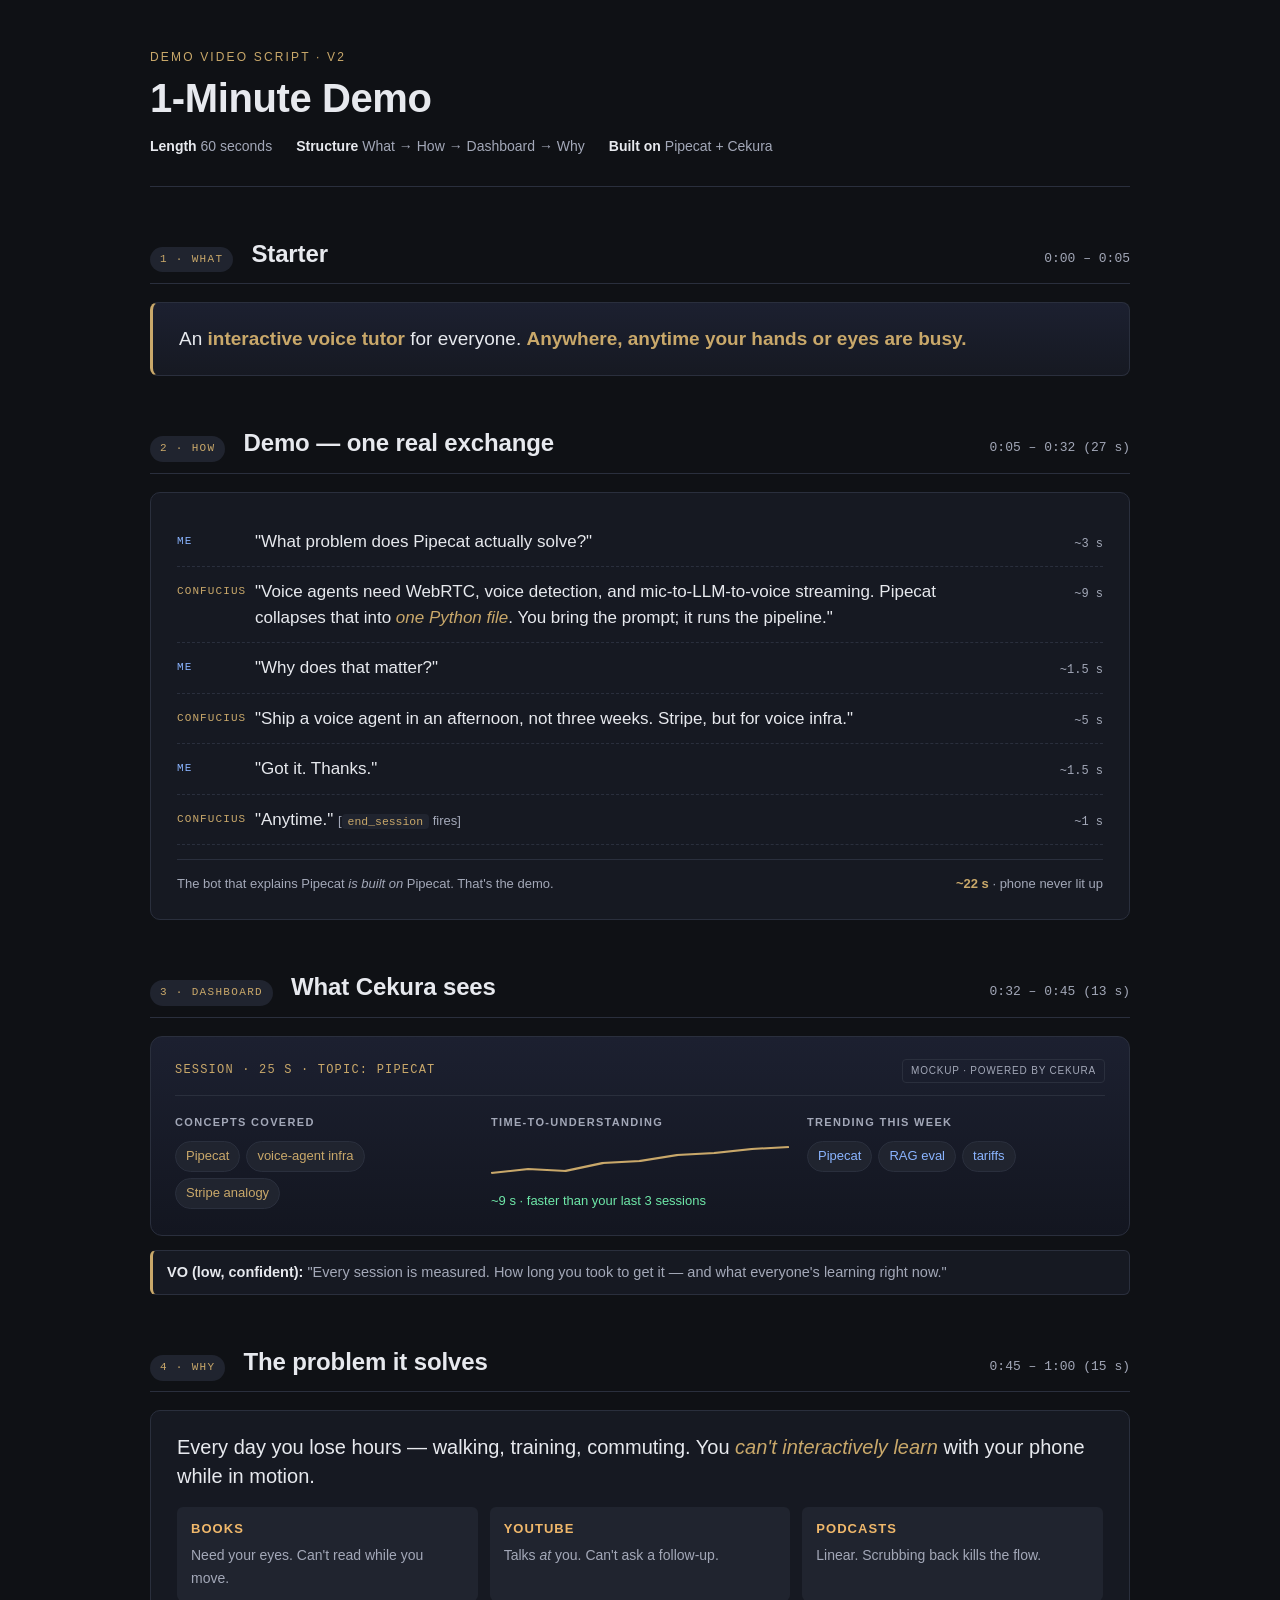
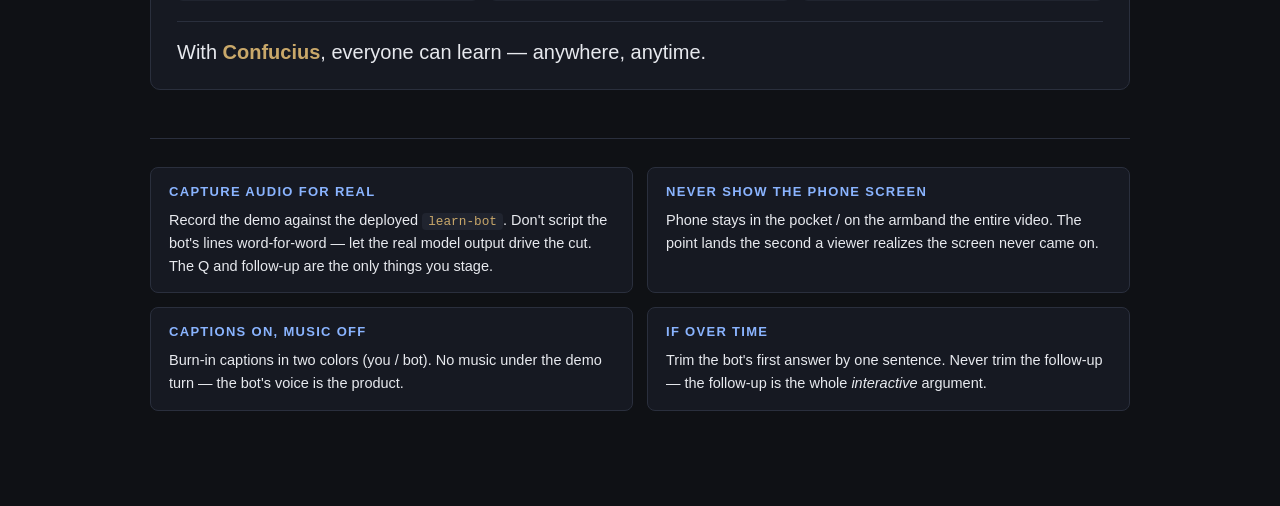
<file: docs/plans/2026-05-30-confucius-demo-video-script.html>
<!doctype html>
<html lang="en">
<head>
<meta charset="utf-8" />
<meta name="viewport" content="width=device-width, initial-scale=1" />
<title>Confucius — 1-Minute Demo Video Script</title>
<style>
  :root {
    --bg: #0f1115;
    --panel: #161922;
    --panel-2: #1c2030;
    --ink: #e7e9ee;
    --ink-dim: #a3a8b8;
    --accent: #c9a86a;
    --accent-2: #8ab4ff;
    --rule: #2a2f3d;
    --good: #6ee7a8;
    --warn: #f0b86b;
  }
  * { box-sizing: border-box; }
  html, body { margin: 0; padding: 0; background: var(--bg); color: var(--ink); }
  body {
    font: 16px/1.6 -apple-system, BlinkMacSystemFont, "Inter", "Segoe UI", Roboto, sans-serif;
    padding: 48px 24px 96px;
  }
  .wrap { max-width: 980px; margin: 0 auto; }

  header {
    border-bottom: 1px solid var(--rule);
    padding-bottom: 28px;
    margin-bottom: 36px;
  }
  .kicker {
    text-transform: uppercase;
    letter-spacing: 0.18em;
    font-size: 12px;
    color: var(--accent);
    margin-bottom: 8px;
  }
  h1 {
    font-size: 40px;
    line-height: 1.15;
    margin: 0 0 14px;
    font-weight: 700;
    letter-spacing: -0.01em;
  }
  .meta {
    display: flex; gap: 24px; flex-wrap: wrap;
    color: var(--ink-dim); font-size: 14px;
  }
  .meta b { color: var(--ink); font-weight: 600; }

  /* Section header */
  .section {
    margin: 48px 0 18px;
    display: flex;
    align-items: baseline;
    gap: 18px;
    border-bottom: 1px solid var(--rule);
    padding-bottom: 10px;
  }
  .section .tag {
    font-family: ui-monospace, SFMono-Regular, Menlo, monospace;
    font-size: 11px;
    letter-spacing: 0.12em;
    text-transform: uppercase;
    color: var(--accent);
    background: #20242f;
    padding: 4px 10px;
    border-radius: 999px;
  }
  .section h2 {
    font-size: 24px;
    margin: 0;
    letter-spacing: -0.005em;
  }
  .section .time {
    margin-left: auto;
    color: var(--ink-dim);
    font-family: ui-monospace, monospace;
    font-size: 13px;
  }

  /* Starter card */
  .starter {
    background: linear-gradient(180deg, #1c2030, #161922);
    border: 1px solid var(--rule);
    border-left: 3px solid var(--accent);
    padding: 22px 26px;
    border-radius: 8px;
    font-size: 19px;
    line-height: 1.5;
  }
  .starter em { color: var(--accent); font-style: normal; font-weight: 600; }

  /* Demo conversation */
  .demo {
    background: var(--panel);
    border: 1px solid var(--rule);
    border-radius: 10px;
    padding: 24px 26px;
  }
  .demo .turn {
    display: grid;
    grid-template-columns: 64px 1fr 80px;
    gap: 14px;
    align-items: start;
    padding: 12px 0;
    border-bottom: 1px dashed var(--rule);
  }
  .demo .turn:last-child { border-bottom: 0; }
  .demo .who {
    font-family: ui-monospace, monospace;
    font-size: 11px;
    text-transform: uppercase;
    letter-spacing: 0.1em;
    padding-top: 4px;
  }
  .demo .who.runner { color: var(--accent-2); }
  .demo .who.bot { color: var(--accent); }
  .demo .line {
    font-size: 17px;
    line-height: 1.5;
  }
  .demo .line em { color: var(--accent); font-style: italic; }
  .demo .t {
    font-family: ui-monospace, monospace;
    font-size: 12px;
    color: var(--ink-dim);
    text-align: right;
    padding-top: 6px;
  }
  .demo-meta {
    display: flex;
    justify-content: space-between;
    color: var(--ink-dim);
    font-size: 13px;
    margin-top: 14px;
    padding-top: 14px;
    border-top: 1px solid var(--rule);
  }
  .demo-meta b { color: var(--accent); }

  /* Cekura dashboard */
  .cekura-card {
    background: linear-gradient(180deg, #1c2030, #131620);
    border: 1px solid var(--rule);
    border-radius: 12px;
    padding: 22px 24px;
  }
  .cekura-head {
    display: flex;
    justify-content: space-between;
    align-items: center;
    margin-bottom: 18px;
    padding-bottom: 12px;
    border-bottom: 1px solid var(--rule);
  }
  .cekura-label {
    font-family: ui-monospace, monospace;
    font-size: 12px;
    color: var(--accent);
    letter-spacing: 0.1em;
    text-transform: uppercase;
  }
  .cekura-stamp {
    font-size: 10px;
    color: var(--ink-dim);
    border: 1px solid var(--rule);
    padding: 3px 8px;
    border-radius: 4px;
    letter-spacing: 0.08em;
    text-transform: uppercase;
  }
  .cekura-row {
    display: grid;
    grid-template-columns: 1fr 1fr 1fr;
    gap: 18px;
  }
  .cekura-block h4 {
    margin: 0 0 10px;
    font-size: 11px;
    color: var(--ink-dim);
    text-transform: uppercase;
    letter-spacing: 0.12em;
  }
  .chips { display: flex; flex-wrap: wrap; gap: 6px; }
  .chip {
    background: #20242f;
    color: var(--accent);
    border: 1px solid var(--rule);
    padding: 4px 10px;
    border-radius: 999px;
    font-size: 13px;
  }
  .chips.dim .chip { color: var(--accent-2); }
  .spark {
    width: 100%;
    height: 40px;
    display: block;
    margin-bottom: 6px;
  }
  .cekura-stat {
    font-size: 13px;
    color: var(--good);
  }
  .cekura-vo {
    margin-top: 14px;
    font-size: 14.5px;
    color: var(--ink-dim);
    background: var(--panel);
    border: 1px solid var(--rule);
    border-left: 3px solid var(--accent);
    border-radius: 6px;
    padding: 10px 14px;
  }
  .cekura-vo b { color: var(--ink); }

  /* Why */
  .why {
    background: var(--panel);
    border: 1px solid var(--rule);
    border-radius: 10px;
    padding: 22px 26px;
  }
  .why .punch {
    font-size: 20px;
    line-height: 1.45;
    margin: 0 0 16px;
  }
  .why .punch em { color: var(--accent); font-style: italic; }
  .why .losses {
    display: grid;
    grid-template-columns: repeat(3, 1fr);
    gap: 12px;
    margin-top: 8px;
  }
  .why .loss {
    background: #20242f;
    border-radius: 6px;
    padding: 12px 14px;
  }
  .why .loss h4 {
    margin: 0 0 4px;
    font-size: 13px;
    color: var(--warn);
    text-transform: uppercase;
    letter-spacing: 0.08em;
  }
  .why .loss p { margin: 0; font-size: 14px; color: var(--ink-dim); }
  .why .resolution {
    margin: 20px 0 0;
    padding-top: 16px;
    border-top: 1px solid var(--rule);
    font-size: 20px;
    line-height: 1.45;
    color: var(--ink);
  }
  .why .resolution em {
    color: var(--accent);
    font-style: normal;
    font-weight: 600;
  }

  /* Who/When/Where */
  .wheres {
    display: grid;
    grid-template-columns: repeat(3, 1fr);
    gap: 14px;
  }
  .where {
    background: var(--panel);
    border: 1px solid var(--rule);
    border-radius: 10px;
    padding: 20px 22px;
  }
  .where .label {
    font-family: ui-monospace, monospace;
    font-size: 11px;
    letter-spacing: 0.14em;
    text-transform: uppercase;
    color: var(--accent);
    margin-bottom: 6px;
  }
  .where .value {
    font-size: 22px;
    line-height: 1.25;
    font-weight: 600;
    margin-bottom: 8px;
  }
  .where p {
    margin: 0;
    color: var(--ink-dim);
    font-size: 14px;
  }

  /* Footer notes */
  .notes {
    margin-top: 48px;
    border-top: 1px solid var(--rule);
    padding-top: 28px;
    display: grid;
    grid-template-columns: 1fr 1fr;
    gap: 14px;
  }
  .note {
    background: var(--panel);
    border: 1px solid var(--rule);
    border-radius: 8px;
    padding: 14px 18px;
  }
  .note h3 {
    margin: 0 0 6px;
    font-size: 13px;
    color: var(--accent-2);
    text-transform: uppercase;
    letter-spacing: 0.1em;
  }
  .note p { margin: 0; font-size: 14.5px; }

  code {
    font-family: ui-monospace, SFMono-Regular, Menlo, monospace;
    font-size: 0.88em;
    background: #20242f;
    padding: 1px 6px;
    border-radius: 4px;
    color: var(--accent);
  }

  @media (max-width: 760px) {
    .demo .turn { grid-template-columns: 48px 1fr; }
    .demo .t { display: none; }
    .why .losses, .wheres, .notes, .cekura-row { grid-template-columns: 1fr; }
    h1 { font-size: 30px; }
    .section { flex-wrap: wrap; }
    .section .time { margin-left: 0; }
  }
</style>
</head>
<body>
<div class="wrap">

<header>
  <div class="kicker">Demo Video Script · v2</div>
  <h1>1-Minute Demo</h1>
  <div class="meta">
    <span><b>Length</b> 60 seconds</span>
    <span><b>Structure</b> What → How → Dashboard → Why</span>
    <span><b>Built on</b> Pipecat + Cekura</span>
  </div>
</header>

<!-- 1. WHAT (Starter) -->
<div class="section">
  <span class="tag">1 · What</span>
  <h2>Starter</h2>
  <span class="time">0:00 – 0:05</span>
</div>
<div class="starter">
  An <em>interactive voice tutor</em> for everyone. <em>Anywhere, anytime your hands or eyes are busy.</em>
</div>

<!-- 2. HOW (Demo) -->
<div class="section">
  <span class="tag">2 · How</span>
  <h2>Demo — one real exchange</h2>
  <span class="time">0:05 – 0:32 (27 s)</span>
</div>
<div class="demo">
  <div class="turn">
    <div class="who runner">Me</div>
    <div class="line">"What problem does Pipecat actually solve?"</div>
    <div class="t">~3 s</div>
  </div>
  <div class="turn">
    <div class="who bot">Confucius</div>
    <div class="line">"Voice agents need WebRTC, voice detection, and mic-to-LLM-to-voice streaming. Pipecat collapses that into <em>one Python file</em>. You bring the prompt; it runs the pipeline."</div>
    <div class="t">~9 s</div>
  </div>
  <div class="turn">
    <div class="who runner">Me</div>
    <div class="line">"Why does that matter?"</div>
    <div class="t">~1.5 s</div>
  </div>
  <div class="turn">
    <div class="who bot">Confucius</div>
    <div class="line">"Ship a voice agent in an afternoon, not three weeks. Stripe, but for voice infra."</div>
    <div class="t">~5 s</div>
  </div>
  <div class="turn">
    <div class="who runner">Me</div>
    <div class="line">"Got it. Thanks."</div>
    <div class="t">~1.5 s</div>
  </div>
  <div class="turn">
    <div class="who bot">Confucius</div>
    <div class="line">"Anytime." <span style="color:var(--ink-dim); font-size:13px;">[<code>end_session</code> fires]</span></div>
    <div class="t">~1 s</div>
  </div>
  <div class="demo-meta">
    <span>The bot that explains Pipecat <em>is built on</em> Pipecat. That's the demo.</span>
    <span><b>~22 s</b> · phone never lit up</span>
  </div>
</div>

<!-- 3. DASHBOARD (Cekura) -->
<div class="section">
  <span class="tag">3 · Dashboard</span>
  <h2>What Cekura sees</h2>
  <span class="time">0:32 – 0:45 (13 s)</span>
</div>
<div class="cekura">
  <div class="cekura-card">
    <div class="cekura-head">
      <span class="cekura-label">session · 25 s · topic: Pipecat</span>
      <span class="cekura-stamp">mockup · powered by Cekura</span>
    </div>
    <div class="cekura-row">
      <div class="cekura-block">
        <h4>concepts covered</h4>
        <div class="chips">
          <span class="chip">Pipecat</span>
          <span class="chip">voice-agent infra</span>
          <span class="chip">Stripe analogy</span>
        </div>
      </div>
      <div class="cekura-block">
        <h4>time-to-understanding</h4>
        <svg class="spark" viewBox="0 0 120 40" preserveAspectRatio="none" aria-hidden="true">
          <polyline points="0,32 15,28 30,30 45,22 60,20 75,14 90,12 105,8 120,6"
            fill="none" stroke="#c9a86a" stroke-width="2"/>
        </svg>
        <span class="cekura-stat">~9 s · faster than your last 3 sessions</span>
      </div>
      <div class="cekura-block">
        <h4>trending this week</h4>
        <div class="chips dim">
          <span class="chip">Pipecat</span>
          <span class="chip">RAG eval</span>
          <span class="chip">tariffs</span>
        </div>
      </div>
    </div>
  </div>
  <div class="cekura-vo">
    <b>VO (low, confident):</b> "Every session is measured. How long you took to get it — and what everyone's learning right now."
  </div>
</div>

<!-- 4. WHY (Problem) -->
<div class="section">
  <span class="tag">4 · Why</span>
  <h2>The problem it solves</h2>
  <span class="time">0:45 – 1:00 (15 s)</span>
</div>
<div class="why">
  <p class="punch">Every day you lose hours — walking, training, commuting. You <em>can't interactively learn</em> with your phone while in motion.</p>
  <div class="losses">
    <div class="loss">
      <h4>Books</h4>
      <p>Need your eyes. Can't read while you move.</p>
    </div>
    <div class="loss">
      <h4>YouTube</h4>
      <p>Talks <em>at</em> you. Can't ask a follow-up.</p>
    </div>
    <div class="loss">
      <h4>Podcasts</h4>
      <p>Linear. Scrubbing back kills the flow.</p>
    </div>
  </div>
  <p class="resolution">With <em>Confucius</em>, everyone can learn — anywhere, anytime.</p>
</div>

<!-- Production notes -->
<div class="notes">
  <div class="note">
    <h3>Capture audio for real</h3>
    <p>Record the demo against the deployed <code>learn-bot</code>. Don't script the bot's lines word-for-word — let the real model output drive the cut. The Q and follow-up are the only things you stage.</p>
  </div>
  <div class="note">
    <h3>Never show the phone screen</h3>
    <p>Phone stays in the pocket / on the armband the entire video. The point lands the second a viewer realizes the screen never came on.</p>
  </div>
  <div class="note">
    <h3>Captions on, music off</h3>
    <p>Burn-in captions in two colors (you / bot). No music under the demo turn — the bot's voice is the product.</p>
  </div>
  <div class="note">
    <h3>If over time</h3>
    <p>Trim the bot's first answer by one sentence. Never trim the follow-up — the follow-up is the whole <em>interactive</em> argument.</p>
  </div>
</div>

</div>
</body>
</html>
</file>
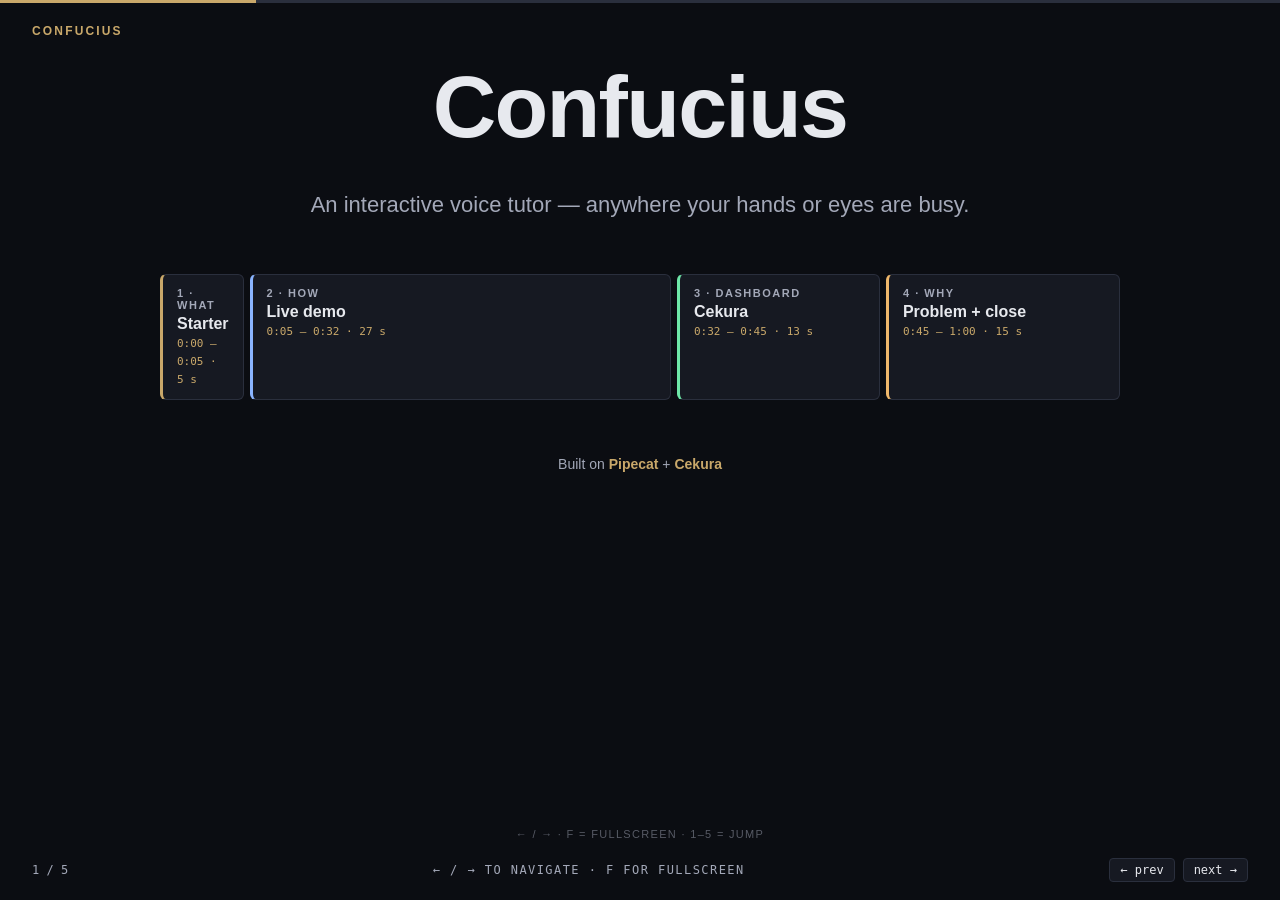
<file: docs/plans/2026-05-30-confucius-pitch-deck.html>
<!doctype html>
<html lang="en">
<head>
<meta charset="utf-8" />
<meta name="viewport" content="width=device-width, initial-scale=1" />
<title>Confucius — Pitch Deck</title>
<style>
  :root {
    --bg: #0b0d12;
    --panel: #161922;
    --panel-2: #1c2030;
    --ink: #e7e9ee;
    --ink-dim: #a3a8b8;
    --accent: #c9a86a;
    --accent-2: #8ab4ff;
    --rule: #2a2f3d;
    --good: #6ee7a8;
    --warn: #f0b86b;
  }
  * { box-sizing: border-box; }
  html, body {
    margin: 0; padding: 0;
    background: var(--bg);
    color: var(--ink);
    font-family: -apple-system, BlinkMacSystemFont, "Inter", "Segoe UI", Roboto, sans-serif;
    overflow: hidden;
    height: 100vh;
  }
  /* ---------- deck shell ---------- */
  .deck {
    position: relative;
    width: 100vw;
    height: 100vh;
    display: flex;
    align-items: center;
    justify-content: center;
  }
  .slide {
    position: absolute;
    inset: 0;
    display: none;
    padding: 56px 72px 88px;
    overflow: hidden;
  }
  .slide.active { display: flex; flex-direction: column; }
  .slide-inner {
    width: 100%;
    max-width: 1280px;
    margin: 0 auto;
    flex: 1;
    display: flex;
    flex-direction: column;
  }
  /* ---------- header bar ---------- */
  .topbar {
    position: absolute;
    top: 24px;
    left: 32px;
    right: 32px;
    display: flex;
    justify-content: space-between;
    align-items: center;
    font-size: 12px;
    letter-spacing: 0.12em;
    text-transform: uppercase;
    color: var(--ink-dim);
    z-index: 5;
  }
  .topbar .brand {
    font-weight: 700;
    color: var(--accent);
    letter-spacing: 0.18em;
  }
  .topbar .timer { display: none; }
  /* ---------- footer ---------- */
  .footer {
    position: absolute;
    bottom: 18px;
    left: 32px;
    right: 32px;
    display: flex;
    justify-content: space-between;
    align-items: center;
    font-size: 12px;
    color: var(--ink-dim);
    z-index: 5;
  }
  .footer .count {
    font-family: ui-monospace, monospace;
  }
  .footer .nav { display: flex; gap: 8px; }
  .footer .nav button {
    background: var(--panel);
    border: 1px solid var(--rule);
    color: var(--ink);
    padding: 4px 10px;
    border-radius: 4px;
    cursor: pointer;
    font-family: ui-monospace, monospace;
    font-size: 12px;
  }
  .footer .nav button:hover { background: var(--panel-2); }
  .progress {
    position: absolute;
    top: 0; left: 0; right: 0; height: 3px;
    background: var(--rule);
    z-index: 6;
  }
  .progress > div {
    height: 100%;
    background: var(--accent);
    transition: width 200ms ease;
  }

  /* ---------- shared section header ---------- */
  .stage-tag {
    font-family: ui-monospace, monospace;
    font-size: 11px;
    letter-spacing: 0.18em;
    text-transform: uppercase;
    color: var(--accent);
    margin-bottom: 12px;
  }
  h1.slide-title {
    font-size: 56px;
    line-height: 1.05;
    margin: 0 0 18px;
    letter-spacing: -0.015em;
    font-weight: 700;
  }
  h2.slide-title {
    font-size: 44px;
    line-height: 1.1;
    margin: 0 0 16px;
    letter-spacing: -0.01em;
    font-weight: 700;
  }
  .sub {
    font-size: 18px;
    color: var(--ink-dim);
    margin-bottom: 28px;
  }

  /* ---------- cover slide ---------- */
  .cover {
    align-items: center;
    justify-content: center;
    text-align: center;
  }
  .cover-inner { text-align: center; }
  .cover h1 {
    font-size: 88px;
    margin: 0 0 12px;
    letter-spacing: -0.02em;
  }
  .cover .tag {
    font-size: 22px;
    color: var(--ink-dim);
    margin-bottom: 56px;
  }
  .timeline {
    display: grid;
    grid-template-columns: 5fr 27fr 13fr 15fr;
    gap: 6px;
    width: min(960px, 90%);
    margin: 0 auto 24px;
  }
  .timeline .bar {
    background: var(--panel);
    border: 1px solid var(--rule);
    border-radius: 6px;
    padding: 12px 14px;
    text-align: left;
  }
  .timeline .bar.b1 { border-left: 3px solid var(--accent); }
  .timeline .bar.b2 { border-left: 3px solid var(--accent-2); }
  .timeline .bar.b3 { border-left: 3px solid var(--good); }
  .timeline .bar.b4 { border-left: 3px solid var(--warn); }
  .timeline .bar h4 {
    margin: 0;
    font-size: 11px;
    letter-spacing: 0.14em;
    text-transform: uppercase;
    color: var(--ink-dim);
  }
  .timeline .bar p {
    margin: 4px 0 0;
    font-size: 16px;
    font-weight: 600;
  }
  .timeline .bar span {
    font-family: ui-monospace, monospace;
    font-size: 11px;
    color: var(--accent);
  }
  .cover-credits {
    font-size: 14px;
    color: var(--ink-dim);
    margin-top: 32px;
  }
  .cover-credits b { color: var(--accent); }

  /* ---------- What slide (with video bg) ---------- */
  .video-bg {
    position: absolute;
    inset: 0;
    background:
      linear-gradient(180deg, rgba(11,13,18,0.45) 0%, rgba(11,13,18,0.85) 100%),
      radial-gradient(ellipse at 70% 30%, #2a3445 0%, #0b0d12 60%);
    z-index: 0;
  }
  .video-bg::before {
    content: "▶ video bg · runner with earbuds · slow-mo · dim";
    position: absolute;
    top: 50%; left: 50%;
    transform: translate(-50%, -50%);
    font-family: ui-monospace, monospace;
    font-size: 11px;
    color: rgba(255,255,255,0.25);
    letter-spacing: 0.18em;
    text-transform: uppercase;
    border: 1px dashed rgba(255,255,255,0.18);
    padding: 6px 14px;
    border-radius: 4px;
  }
  .what .slide-inner {
    position: relative;
    z-index: 2;
    justify-content: center;
    align-items: center;
    text-align: center;
  }
  .what h1 {
    font-size: 64px;
    line-height: 1.1;
    letter-spacing: -0.015em;
    margin: 0 0 16px;
    max-width: 900px;
  }
  .what .accent { color: var(--accent); }
  .what .vo {
    margin-top: 32px;
    color: var(--ink-dim);
    font-size: 14px;
    letter-spacing: 0.06em;
  }

  /* ---------- Demo slide ---------- */
  .demo .slide-inner { flex-direction: row; gap: 32px; }
  .demo .col-left { flex: 3; display: flex; flex-direction: column; }
  .demo .col-right { flex: 2; display: flex; flex-direction: column; }
  .video-frame {
    flex: 1;
    border: 1px solid var(--rule);
    border-radius: 10px;
    background:
      linear-gradient(180deg, #131620, #0b0d12),
      repeating-linear-gradient(45deg, transparent, transparent 12px, rgba(255,255,255,0.02) 12px, rgba(255,255,255,0.02) 14px);
    background-blend-mode: normal;
    position: relative;
    display: flex;
    align-items: center;
    justify-content: center;
    overflow: hidden;
    min-height: 380px;
  }
  .video-frame::before {
    content: "";
    position: absolute;
    inset: 14px;
    border: 1px dashed rgba(255,255,255,0.12);
    border-radius: 6px;
    pointer-events: none;
  }
  .video-frame .play {
    width: 78px; height: 78px;
    border-radius: 50%;
    background: rgba(201,168,106,0.18);
    border: 2px solid var(--accent);
    display: flex; align-items: center; justify-content: center;
    margin-bottom: 14px;
  }
  .video-frame .play::after {
    content: "";
    border-left: 20px solid var(--accent);
    border-top: 12px solid transparent;
    border-bottom: 12px solid transparent;
    margin-left: 6px;
  }
  .video-frame .vf-label {
    text-align: center;
    font-family: ui-monospace, monospace;
    font-size: 11px;
    letter-spacing: 0.16em;
    color: var(--ink-dim);
    text-transform: uppercase;
  }
  .video-frame .vf-label b { color: var(--accent); display: block; font-size: 14px; margin-top: 4px; letter-spacing: 0.1em; }
  .video-caption {
    margin-top: 14px;
    font-size: 13px;
    color: var(--ink-dim);
  }
  .dialog { display: flex; flex-direction: column; gap: 8px; }
  .dialog .t {
    display: grid;
    grid-template-columns: 56px 1fr;
    gap: 8px;
    align-items: start;
    font-size: 14px;
    line-height: 1.45;
  }
  .dialog .t .w {
    font-family: ui-monospace, monospace;
    font-size: 10px;
    letter-spacing: 0.12em;
    text-transform: uppercase;
    padding-top: 3px;
  }
  .dialog .t.me .w { color: var(--accent-2); }
  .dialog .t.bot .w { color: var(--accent); }
  .dialog .t em { color: var(--accent); font-style: italic; }

  /* ---------- Dashboard slide ---------- */
  .dash .slide-inner { flex-direction: row; gap: 32px; }
  .dash .col-left { flex: 3; }
  .dash .col-right { flex: 2; }
  .cekura-mock {
    border: 1px solid var(--rule);
    border-radius: 12px;
    background: linear-gradient(180deg, #1c2030, #131620);
    padding: 22px 24px;
    height: 100%;
    display: flex;
    flex-direction: column;
  }
  .cm-head {
    display: flex;
    justify-content: space-between;
    align-items: center;
    padding-bottom: 14px;
    border-bottom: 1px solid var(--rule);
    margin-bottom: 18px;
  }
  .cm-head .label {
    font-family: ui-monospace, monospace;
    font-size: 12px;
    color: var(--accent);
    text-transform: uppercase;
    letter-spacing: 0.1em;
  }
  .cm-head .live {
    font-size: 10px;
    color: var(--good);
    border: 1px solid var(--good);
    padding: 3px 8px;
    border-radius: 999px;
    letter-spacing: 0.1em;
    text-transform: uppercase;
  }
  .cm-row {
    display: grid;
    grid-template-columns: 1fr 1fr;
    gap: 16px;
    margin-bottom: 16px;
  }
  .cm-block h4 {
    font-size: 10px;
    color: var(--ink-dim);
    text-transform: uppercase;
    letter-spacing: 0.14em;
    margin: 0 0 10px;
  }
  .chips { display: flex; flex-wrap: wrap; gap: 6px; }
  .chip {
    background: #20242f;
    color: var(--accent);
    border: 1px solid var(--rule);
    padding: 3px 10px;
    border-radius: 999px;
    font-size: 12px;
  }
  .chips.dim .chip { color: var(--accent-2); }
  .spark { width: 100%; height: 60px; }
  .stat {
    font-size: 12px;
    color: var(--good);
    margin-top: 4px;
  }
  .demo .col-right h3,
  .dash .col-right h3 {
    margin: 0 0 10px;
    font-size: 14px;
    color: var(--accent-2);
    text-transform: uppercase;
    letter-spacing: 0.12em;
  }
  .vo-box {
    background: var(--panel);
    border: 1px solid var(--rule);
    border-left: 3px solid var(--accent);
    padding: 14px 16px;
    border-radius: 6px;
    margin-bottom: 14px;
    font-size: 14px;
    line-height: 1.5;
  }
  .vo-box em { color: var(--accent); font-style: italic; }
  .notes-block { font-size: 13px; color: var(--ink-dim); line-height: 1.55; }
  .notes-block ul { padding-left: 18px; margin: 6px 0 0; }
  .notes-block li { margin-bottom: 4px; }

  /* ---------- Why slide ---------- */
  .why .slide-inner { justify-content: center; }
  .why .punch {
    font-size: 38px;
    line-height: 1.2;
    letter-spacing: -0.01em;
    margin: 0 0 28px;
    font-weight: 600;
  }
  .why .punch em { color: var(--warn); font-style: italic; }
  .losses {
    display: grid;
    grid-template-columns: repeat(3, 1fr);
    gap: 14px;
    margin-bottom: 28px;
  }
  .loss {
    background: var(--panel);
    border: 1px solid var(--rule);
    border-radius: 8px;
    padding: 16px 20px;
  }
  .loss h4 {
    margin: 0 0 6px;
    font-size: 12px;
    text-transform: uppercase;
    letter-spacing: 0.1em;
    color: var(--warn);
  }
  .loss p { margin: 0; font-size: 14px; color: var(--ink-dim); }
  .resolution {
    font-size: 32px;
    line-height: 1.3;
    padding-top: 22px;
    border-top: 1px solid var(--rule);
    font-weight: 600;
  }
  .resolution em {
    color: var(--accent);
    font-style: normal;
  }

  /* ---------- Help overlay ---------- */
  .help {
    position: fixed;
    bottom: 60px;
    left: 50%;
    transform: translateX(-50%);
    font-size: 11px;
    color: var(--ink-dim);
    letter-spacing: 0.12em;
    text-transform: uppercase;
    opacity: 0.5;
    pointer-events: none;
  }

  /* ---------- Optional fade in ---------- */
  .slide.active .slide-inner {
    animation: fade 380ms ease;
  }
  @keyframes fade {
    from { opacity: 0; transform: translateY(6px); }
    to   { opacity: 1; transform: translateY(0); }
  }
</style>
</head>
<body>

<div class="deck">

  <div class="progress"><div id="progress-bar" style="width:0%"></div></div>

  <!-- Slide 0: Cover -->
  <section class="slide cover active" data-time="cover" data-stage="hub">
    <div class="topbar">
      <span class="brand">Confucius</span>
      <span class="timer">1-min demo · pitch deck</span>
    </div>
    <div class="slide-inner cover-inner">
      <h1>Confucius</h1>
      <p class="tag">An interactive voice tutor — anywhere your hands or eyes are busy.</p>
      <div class="timeline">
        <div class="bar b1">
          <h4>1 · What</h4>
          <p>Starter</p>
          <span>0:00 – 0:05 · 5 s</span>
        </div>
        <div class="bar b2">
          <h4>2 · How</h4>
          <p>Live demo</p>
          <span>0:05 – 0:32 · 27 s</span>
        </div>
        <div class="bar b3">
          <h4>3 · Dashboard</h4>
          <p>Cekura</p>
          <span>0:32 – 0:45 · 13 s</span>
        </div>
        <div class="bar b4">
          <h4>4 · Why</h4>
          <p>Problem + close</p>
          <span>0:45 – 1:00 · 15 s</span>
        </div>
      </div>
      <p class="cover-credits">Built on <b>Pipecat</b> + <b>Cekura</b></p>
    </div>
  </section>

  <!-- Slide 1: What -->
  <section class="slide what" data-time="0:00 – 0:05" data-stage="1 · What">
    <div class="video-bg"></div>
    <div class="topbar">
      <span class="brand">1 · What</span>
      <span class="timer">0:00 – 0:05  ·  5 s</span>
    </div>
    <div class="slide-inner">
      <h1>
        An interactive voice tutor <span class="accent">for everyone</span>.<br>
        <span class="accent">Anywhere, anytime</span> your hands or eyes are busy.
      </h1>
      <div class="vo">VO · ~5 s · text overlaid on darkened slow-mo B-roll (runner / walker with earbuds)</div>
    </div>
  </section>

  <!-- Slide 2: How (Demo) -->
  <section class="slide demo" data-time="0:05 – 0:32" data-stage="2 · How">
    <div class="topbar">
      <span class="brand">2 · How</span>
      <span class="timer">0:05 – 0:32  ·  27 s</span>
    </div>
    <div class="slide-inner">
      <div class="col-left">
        <div class="video-frame">
          <div style="display:flex; flex-direction:column; align-items:center;">
            <div class="play"></div>
            <div class="vf-label">
              screen recording
              <b>deployed learn-bot · phone in pocket</b>
            </div>
          </div>
        </div>
        <p class="video-caption">Real audio captured against the deployed bot. Phone stays in pocket — camera never cuts to the screen.</p>
      </div>
      <div class="col-right">
        <h3>What we hear</h3>
        <div class="dialog">
          <div class="t me"><span class="w">Me</span><span>"What problem does Pipecat actually solve?"</span></div>
          <div class="t bot"><span class="w">Conf.</span><span>"Voice agents need WebRTC, voice detection, and mic-to-LLM-to-voice streaming. Pipecat collapses that into <em>one Python file</em>. You bring the prompt; it runs the pipeline."</span></div>
          <div class="t me"><span class="w">Me</span><span>"Why does that matter?"</span></div>
          <div class="t bot"><span class="w">Conf.</span><span>"Ship a voice agent in an afternoon, not three weeks. Stripe, but for voice infra."</span></div>
          <div class="t me"><span class="w">Me</span><span>"Got it. Thanks."</span></div>
          <div class="t bot"><span class="w">Conf.</span><span>"Anytime." <span style="color:var(--ink-dim);">[end_session]</span></span></div>
        </div>
      </div>
    </div>
  </section>

  <!-- Slide 3: Dashboard -->
  <section class="slide dash" data-time="0:32 – 0:45" data-stage="3 · Dashboard">
    <div class="topbar">
      <span class="brand">3 · Dashboard</span>
      <span class="timer">0:32 – 0:45  ·  13 s</span>
    </div>
    <div class="slide-inner">
      <div class="col-left">
        <div class="cekura-mock">
          <div class="cm-head">
            <span class="label">session · 25 s · topic: Pipecat</span>
            <span class="live">live · Cekura</span>
          </div>
          <div class="cm-row">
            <div class="cm-block">
              <h4>concepts covered</h4>
              <div class="chips">
                <span class="chip">Pipecat</span>
                <span class="chip">voice-agent infra</span>
                <span class="chip">Stripe analogy</span>
              </div>
            </div>
            <div class="cm-block">
              <h4>trending this week</h4>
              <div class="chips dim">
                <span class="chip">Pipecat</span>
                <span class="chip">RAG eval</span>
                <span class="chip">tariffs</span>
              </div>
            </div>
          </div>
          <div class="cm-block" style="margin-top: auto;">
            <h4>time-to-understanding</h4>
            <svg class="spark" viewBox="0 0 400 60" preserveAspectRatio="none">
              <polyline points="0,46 50,42 100,44 150,30 200,28 250,18 300,16 350,10 400,8"
                fill="none" stroke="#c9a86a" stroke-width="2"/>
              <circle cx="400" cy="8" r="4" fill="#c9a86a"/>
            </svg>
            <p class="stat">~9 s · faster than your last 3 sessions</p>
          </div>
        </div>
      </div>
      <div class="col-right">
        <h3>VO over the dashboard</h3>
        <div class="vo-box">
          "Every session is measured. <em>How long you took to get it</em> — and what everyone's learning right now."
        </div>
        <div class="notes-block">
          <b>Why this beat:</b>
          <ul>
            <li>Cekura turns the conversation into structured data — concepts, time-to-understanding, cross-user trends.</li>
            <li>Recorded as a real screen-cap of the live panel, not a static frame — viewer sees the chips populate from the bot's tool calls.</li>
            <li>Stamp the corner <code>powered by Cekura</code> so the partnership lands without VO time.</li>
          </ul>
        </div>
      </div>
    </div>
  </section>

  <!-- Slide 4: Why -->
  <section class="slide why" data-time="0:45 – 1:00" data-stage="4 · Why">
    <div class="topbar">
      <span class="brand">4 · Why</span>
      <span class="timer">0:45 – 1:00  ·  15 s</span>
    </div>
    <div class="slide-inner">
      <p class="punch">
        Every day you lose hours — walking, training, commuting.<br>
        You <em>can't interactively learn</em> with your phone while in motion.
      </p>
      <div class="losses">
        <div class="loss">
          <h4>Books</h4>
          <p>Need your eyes. Can't read while you move.</p>
        </div>
        <div class="loss">
          <h4>YouTube</h4>
          <p>Talks at you. Can't ask a follow-up.</p>
        </div>
        <div class="loss">
          <h4>Podcasts</h4>
          <p>Linear. Scrubbing back kills the flow.</p>
        </div>
      </div>
      <p class="resolution">
        With <em>Confucius</em>, everyone can learn — anywhere, anytime.
      </p>
    </div>
  </section>

  <div class="footer">
    <span class="count" id="count">1 / 5</span>
    <span style="font-family:ui-monospace,monospace; letter-spacing:0.12em; text-transform:uppercase;">← / → to navigate · F for fullscreen</span>
    <div class="nav">
      <button onclick="prev()">← prev</button>
      <button onclick="next()">next →</button>
    </div>
  </div>

  <div class="help">← / → · F = fullscreen · 1–5 = jump</div>
</div>

<script>
  const slides = Array.from(document.querySelectorAll('.slide'));
  let i = 0;
  const count = document.getElementById('count');
  const bar = document.getElementById('progress-bar');

  function show(n) {
    i = Math.max(0, Math.min(slides.length - 1, n));
    slides.forEach((s, idx) => s.classList.toggle('active', idx === i));
    count.textContent = `${i + 1} / ${slides.length}`;
    bar.style.width = `${((i + 1) / slides.length) * 100}%`;
  }
  function next() { show(i + 1); }
  function prev() { show(i - 1); }

  document.addEventListener('keydown', (e) => {
    if (e.key === 'ArrowRight' || e.key === ' ' || e.key === 'PageDown') { e.preventDefault(); next(); }
    else if (e.key === 'ArrowLeft' || e.key === 'PageUp') { e.preventDefault(); prev(); }
    else if (e.key === 'f' || e.key === 'F') {
      if (!document.fullscreenElement) document.documentElement.requestFullscreen();
      else document.exitFullscreen();
    }
    else if (/^[1-9]$/.test(e.key)) { show(parseInt(e.key, 10) - 1); }
    else if (e.key === 'Home') show(0);
    else if (e.key === 'End') show(slides.length - 1);
  });

  // Click anywhere on the slide (not buttons) to advance
  document.querySelector('.deck').addEventListener('click', (e) => {
    if (e.target.closest('button')) return;
    next();
  });

  show(0);
</script>

</body>
</html>
</file>
